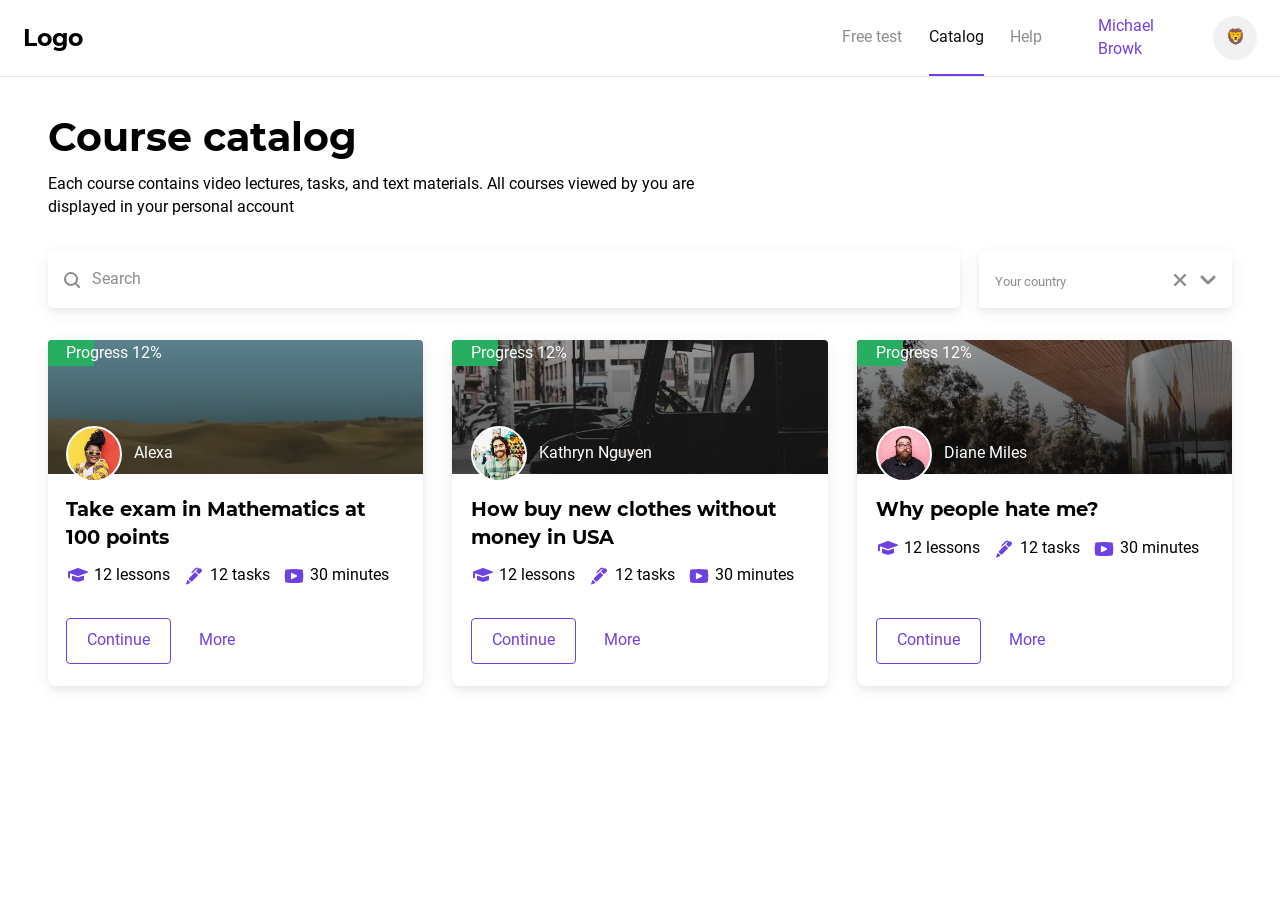
<file: index.html>
<!DOCTYPE html>
<html lang="en">
<head>
    <meta charset="UTF-8">
    <meta http-equiv="X-UA-Compatible" content="IE=edge">
    <meta name="viewport" content="width=device-width, initial-scale=1.0">
    <link rel="stylesheet" href="css/style.min.css">
    <title>Document</title>
</head>
<body>
    <header class="header">
        <div class="container">
            <div class="header__logo h5">
                Logo
            </div>
            <div class="header__burger" onclick="OpenMenu(event)">
                <span></span>
            </div>
            <div class="header__menu">
                <nav class="header__navigation p2">
                    <a href="#">Free test</a>
                    <a href="#" class="active">Catalog</a>
                    <a href="#">Help</a>
                </nav>
                <div class="header__profile p2">
                    <a href="./profile">Michael Browk</a>
                    <div class="header__avatar">
                        🦁
                    </div>
                </div>
            </div>
        </div>
    </header>
    <main class="main">
        <div class="container">
            <div class="main__text">
                <h3 class="h3">Course catalog</h3>
                <p class="p2">
                    Each course contains video lectures, tasks, and text materials. All courses viewed by you are displayed in your personal account
                </p>
            </div>
            <div class="main__search p2">
                <input type="text" placeholder="Search" />
                <div class="select-box">
    <div class="select-box__current" onclick="Current(event)">
        <p class="p3">Your country</p>
        <div class="select-box__value">
            <input class="select-box__input" type="radio" id="0" value="1" name="country"/>
            <p class="select-box__input-text">Ukraine</p>
        </div>
        <div class="select-box__value">
            <input class="select-box__input" type="radio" id="1" value="2" name="country"/>
            <p class="select-box__input-text">USA</p>
        </div>
        <div class="select-box__value">
            <input class="select-box__input" type="radio" id="2" value="3" name="country"/>
            <p class="select-box__input-text">Poland</p>
        </div>
        <div class="select-box__value">
            <input class="select-box__input" type="radio" id="3" value="4" name="country"/>
            <p class="select-box__input-text">United Kingdom</p>
        </div>
        <button onclick="Remove(event)">
            <picture><source srcset="./img/icons/close.svg" type="image/webp"><img class="select-box__close-button" src="./img/icons/close.svg" alt="close"></picture>
        </button>
        <picture><source srcset="./img/icons/arrow-down.svg" type="image/webp"><img class="select-box__icon" src="./img/icons/arrow-down.svg" alt="arrow"></picture>
    </div>
    <ul class="select-box__list">
        <li class="select-box__item" onclick="Select(event)">
            <label class="select-box__option" for="0">Ukraine</label>
        </li>
        <li class="select-box__item" onclick="Select(event)">
            <label class="select-box__option" for="1">USA</label>
        </li>
        <li class="select-box__item" onclick="Select(event)">
            <label class="select-box__option" for="2">Poland</label>
        </li>
        <li class="select-box__item" onclick="Select(event)">
            <label class="select-box__option" for="3">United Kingdom</label>
        </li>
    </ul>
</div>
            </div>
            <div class="main__items p2">
                <div class="main__item col-1-3">
                    <div class="main__item-body">
                        <p>Progress 12%</p>
                        <div class="main__item-user">
                            <div class="first-avatar"></div>
                            <span>Alexa</span>
                        </div>
                        <h6 class="h6">Take exam in Mathematics at 100 points</h6>
                        <div class="main__item-description">
                            <div>
                                <picture><source srcset="./img/icons/student.svg" type="image/webp"><img src="./img/icons/student.svg" alt="student"></picture>
                                <span>12 lessons</span>
                            </div>
                            <div>
                                <picture><source srcset="./img/icons/pen.svg" type="image/webp"><img src="./img/icons/pen.svg" alt="pen"></picture>
                                <span>12 tasks</span>
                            </div>
                            <div>
                                <picture><source srcset="./img/icons/video.svg" type="image/webp"><img src="./img/icons/video.svg" alt="video"></picture>
                                <span>30 minutes</span>
                            </div>
                        </div>
                    </div>
                    <div class="main__item-buttons">
                        <a href="#">Continue</a>
                        <a href="#">More</a>
                    </div>
                    <div class="first-background"></div>
                </div>
                <div class="main__item col-1-3">
                    <div class="main__item-body">
                        <p>Progress 12%</p>
                        <div class="main__item-user">
                            <div class="second-avatar"></div>
                            <span>Kathryn Nguyen</span>
                        </div>
                        <h6 class="h6">How buy new clothes without money in USA</h6>
                        <div class="main__item-description">
                            <div>
                                <picture><source srcset="./img/icons/student.svg" type="image/webp"><img src="./img/icons/student.svg" alt="student"></picture>
                                <span>12 lessons</span>
                            </div>
                            <div>
                                <picture><source srcset="./img/icons/pen.svg" type="image/webp"><img src="./img/icons/pen.svg" alt="pen"></picture>
                                <span>12 tasks</span>
                            </div>
                            <div>
                                <picture><source srcset="./img/icons/video.svg" type="image/webp"><img src="./img/icons/video.svg" alt="video"></picture>
                                <span>30 minutes</span>
                            </div>
                        </div>
                    </div>
                    <div class="main__item-buttons">
                        <a href="#">Continue</a>
                        <a href="#">More</a>
                    </div>
                    <div class="second-background"></div>
                </div>
                <div class="main__item col-1-3">
                    <div class="main__item-body">
                        <p>Progress 12%</p>
                        <div class="main__item-user">
                            <div class="third-avatar"></div>
                            <span>Diane Miles</span>
                        </div>
                        <h6 class="h6">Why people hate me?</h6>
                        <div class="main__item-description">
                            <div>
                                <picture><source srcset="./img/icons/student.svg" type="image/webp"><img src="./img/icons/student.svg" alt="student"></picture>
                                <span>12 lessons</span>
                            </div>
                            <div>
                                <picture><source srcset="./img/icons/pen.svg" type="image/webp"><img src="./img/icons/pen.svg" alt="pen"></picture>
                                <span>12 tasks</span>
                            </div>
                            <div>
                                <picture><source srcset="./img/icons/video.svg" type="image/webp"><img src="./img/icons/video.svg" alt="video"></picture>
                                <span>30 minutes</span>
                            </div>
                        </div>
                    </div>
                    <div class="main__item-buttons">
                        <a href="#">Continue</a>
                        <a href="#">More</a>
                    </div>
                    <div class="third-background"></div>
                </div>
            </div>
        </div>
    </main>
    <script src="./js/script.min.js"></script>
</body>
</html>
</file>
<file: css/style.min.css>
@charset "UTF-8";@font-face{font-family:Montserrat;font-display:swap;src:url(../fonts/Montserrat-Bold.woff) format("woff"),url(../fonts/Montserrat-Bold.woff2) format("woff2");font-weight:700;font-style:normal}@font-face{font-family:Roboto;font-display:swap;src:url(../fonts/Roboto-Regular.woff) format("woff"),url(../fonts/Roboto-Regular.woff2) format("woff2");font-weight:400;font-style:normal}*{padding:0;margin:0;border:0}*,:after,:before{-webkit-box-sizing:border-box;box-sizing:border-box}:active,:focus{outline:0}a:active,a:focus{outline:0}aside,footer,header,nav{display:block}body,html{height:100%;width:100%;font-size:100%;line-height:1;font-size:14px;-ms-text-size-adjust:100%;-moz-text-size-adjust:100%;-webkit-text-size-adjust:100%}button,input,textarea{font-family:inherit}input::-ms-clear{display:none}button{cursor:pointer}button::-moz-focus-inner{padding:0;border:0}a,a:visited{text-decoration:none}a:hover{text-decoration:none}ul li{list-style:none}img{vertical-align:top}h1,h2,h3,h4,h5,h6{font-size:inherit;font-weight:inherit}img{max-width:100%;max-height:100%}.col-1-2{width:50%}.col-1-3{width:33.33%}.col-2-3{width:66.66%}.col-1-4{width:25%}.col-3-4{width:75%}.col-1-5{width:20%}.col-1-6{width:16.67%}.col-5-6{width:83.33%}.col-1-7{width:14.29%}.col-1-8{width:12.5%}.col-1-9{width:11.11%}.col-1-10{width:10%}.col-4-5{width:80%}.col-9-10{width:90%}.p2{font-family:Roboto;font-size:16px;line-height:24px}.p3{font-family:Roboto;font-size:13px;line-height:20px}.h3{font-family:Montserrat;font-size:40px;line-height:48px}.h4{font-family:Montserrat;font-size:32px;line-height:40px}.h5{font-family:Montserrat;font-size:24px;line-height:32px}.h6{font-family:Montserrat;font-size:20px;line-height:28px}::-webkit-input-placeholder{color:rgba(17,17,17,.48);font-family:Roboto;font-size:16px;line-height:24px}::-moz-placeholder{color:rgba(17,17,17,.48);font-family:Roboto;font-size:16px;line-height:24px}:-ms-input-placeholder{color:rgba(17,17,17,.48);font-family:Roboto;font-size:16px;line-height:24px}:-moz-placeholder{color:rgba(17,17,17,.48);font-family:Roboto;font-size:16px;line-height:24px}@-webkit-keyframes underline{from{width:0}to{width:100%}}@keyframes underline{from{width:0}to{width:100%}}body.lock{overflow:hidden}.container{max-width:1366px;height:100%;display:-webkit-box;display:-ms-flexbox;display:flex;-ms-flex-wrap:wrap;flex-wrap:wrap;margin:0 auto}.header{width:100%;height:76px;position:fixed;left:0;top:0;z-index:1000;display:-webkit-box;display:-ms-flexbox;display:flex;-webkit-box-pack:center;-ms-flex-pack:center;justify-content:center}.header:before{content:"";position:absolute;top:0;left:0;width:100%;height:100%;background-color:#fff;-webkit-box-shadow:0 1px 0 rgba(17,17,17,.1);box-shadow:0 1px 0 rgba(17,17,17,.1);z-index:10}.header .container{width:100%;padding:0 24px;-webkit-box-pack:justify;-ms-flex-pack:justify;justify-content:space-between;-webkit-box-align:center;-ms-flex-align:center;align-items:center;z-index:15}.header__burger{display:none}.header__menu{display:-webkit-box;display:-ms-flexbox;display:flex;width:-webkit-max-content;width:-moz-max-content;width:max-content;height:100%;-webkit-box-align:center;-ms-flex-align:center;align-items:center}.header__navigation{width:200px;height:100%;display:-webkit-box;display:-ms-flexbox;display:flex;-webkit-box-pack:justify;-ms-flex-pack:justify;justify-content:space-between;margin-right:56px}.header__navigation a{color:rgba(17,17,17,.48);width:-webkit-max-content;width:-moz-max-content;width:max-content;display:-webkit-box;display:-ms-flexbox;display:flex;-webkit-box-align:center;-ms-flex-align:center;align-items:center;height:100%}.header__navigation a:hover{color:#6b6b6b;position:relative}.header__navigation a:hover:after{content:"";position:absolute;width:100%;height:2px;bottom:0;left:0;background-color:#6b6b6b;-webkit-animation:underline .2s;animation:underline .2s}.header__navigation a.active{color:#111;position:relative}.header__navigation a.active:after{content:"";position:absolute;width:100%;height:2px;bottom:0;left:0;background-color:#6e41e2;-webkit-animation:none;animation:none}.header__profile{display:-webkit-box;display:-ms-flexbox;display:flex;width:162px;height:44px;position:relative;-webkit-box-align:center;-ms-flex-align:center;align-items:center;max-width:162px}.header__profile a{padding-right:56px;color:#6e41e2;display:-webkit-box;display:-ms-flexbox;display:flex;width:100%;height:100%;-webkit-box-align:center;-ms-flex-align:center;align-items:center;z-index:5}.header__avatar{width:44px;height:44px;background-color:#f1f1f1;border-radius:50%;position:absolute;right:0;display:-webkit-box;display:-ms-flexbox;display:flex;-webkit-box-pack:center;-ms-flex-pack:center;justify-content:center;-webkit-box-align:center;-ms-flex-align:center;align-items:center}.main{padding-top:76px}.main .container{padding:40px 51px}.main__text{margin-bottom:32px;width:100%}.main__text .h3{margin-bottom:12px}.main__text .p2{max-width:724px;max-width:724px}.main__search{width:100%;display:-webkit-box;display:-ms-flexbox;display:flex;-webkit-box-pack:justify;-ms-flex-pack:justify;justify-content:space-between}.main__search input{height:56px;-webkit-box-shadow:0 4px 4px rgba(51,51,51,.04),0 4px 16px rgba(51,51,51,.08);box-shadow:0 4px 4px rgba(51,51,51,.04),0 4px 16px rgba(51,51,51,.08);border-radius:4px;-webkit-transition:.2s;-o-transition:.2s;transition:.2s}.main__search input:hover{-webkit-box-shadow:0 4px 4px rgba(51,51,51,.04),0 4px 24px rgba(51,51,51,.24);box-shadow:0 4px 4px rgba(51,51,51,.04),0 4px 24px rgba(51,51,51,.24);-webkit-transition:.2s;-o-transition:.2s;transition:.2s}.main__search input:focus{-webkit-box-shadow:0 4px 4px rgba(51,51,51,.04),0 4px 24px rgba(51,51,51,.24);box-shadow:0 4px 4px rgba(51,51,51,.04),0 4px 24px rgba(51,51,51,.24);-webkit-transition:.2s;-o-transition:.2s;transition:.2s}.main__search input:first-child{width:985px;margin-right:20px;background:url(../img/icons/search.svg) no-repeat 16px 50%;padding:16px 44px;width:985px;margin-right:20px}.main__items{width:100%;margin-top:32px;display:-webkit-box;display:-ms-flexbox;display:flex;-webkit-box-pack:justify;-ms-flex-pack:justify;justify-content:space-between}.main__item{padding:2px 20px 30px 20px;-webkit-box-shadow:0 4px 4px rgba(51,51,51,.04),0 4px 16px rgba(51,51,51,.08);box-shadow:0 4px 4px rgba(51,51,51,.04),0 4px 16px rgba(51,51,51,.08);border-radius:8px;position:relative;max-width:400px;display:-webkit-box;display:-ms-flexbox;display:flex;-ms-flex-wrap:wrap;flex-wrap:wrap;-ms-flex-line-pack:justify;align-content:space-between}.main__item:first-child{margin-right:32px;margin-right:32px}.main__item:last-child{margin-left:32px;margin-left:32px}.main__item>div:last-child{position:absolute;width:100%;height:134px;top:0;left:0;z-index:-1;border-top-left-radius:4px;border-top-right-radius:4px}.main__item>div:last-child.first-background{background-image:-webkit-gradient(linear,left top,left bottom,from(rgba(17,17,17,.4)),color-stop(93.75%,rgba(17,17,17,.72))),url(../img/item-backgrounds/first-item.jpg);background-image:-o-linear-gradient(top,rgba(17,17,17,.4) 0,rgba(17,17,17,.72) 93.75%),url(../img/item-backgrounds/first-item.jpg);background-image:linear-gradient(180deg,rgba(17,17,17,.4) 0,rgba(17,17,17,.72) 93.75%),url(../img/item-backgrounds/first-item.jpg);background-repeat:no-repeat;background-size:cover;background-position:center}.main__item>div:last-child.second-background{background-image:-webkit-gradient(linear,left top,left bottom,from(rgba(17,17,17,.4)),color-stop(93.75%,rgba(17,17,17,.72))),url(../img/item-backgrounds/second-item.jpg);background-image:-o-linear-gradient(top,rgba(17,17,17,.4) 0,rgba(17,17,17,.72) 93.75%),url(../img/item-backgrounds/second-item.jpg);background-image:linear-gradient(180deg,rgba(17,17,17,.4) 0,rgba(17,17,17,.72) 93.75%),url(../img/item-backgrounds/second-item.jpg);background-repeat:no-repeat;background-size:cover;background-position:center}.main__item>div:last-child.third-background{background-image:-webkit-gradient(linear,left top,left bottom,from(rgba(17,17,17,.4)),color-stop(93.75%,rgba(17,17,17,.72))),url(../img/item-backgrounds/third-item.jpg);background-image:-o-linear-gradient(top,rgba(17,17,17,.4) 0,rgba(17,17,17,.72) 93.75%),url(../img/item-backgrounds/third-item.jpg);background-image:linear-gradient(180deg,rgba(17,17,17,.4) 0,rgba(17,17,17,.72) 93.75%),url(../img/item-backgrounds/third-item.jpg);background-repeat:no-repeat;background-size:cover;background-position:center}.main__item-body>p{color:#fff;position:relative;z-index:5}.main__item-body>p:before{content:"";width:46px;height:26px;background-color:#27ae60;position:absolute;top:-2px;left:-20px;border-top-left-radius:4px;z-index:-1;left:-20px}.main__item-user{width:100%;display:-webkit-box;display:-ms-flexbox;display:flex;-webkit-box-align:center;-ms-flex-align:center;align-items:center;margin-top:60px;margin-bottom:16px;color:#fff;margin-top:60px;margin-bottom:16px}.main__item-user div{background-size:contain;width:56px;height:56px;margin-right:12px;border:2px solid #fff;border-radius:50%}.main__item-user div.first-avatar{background-image:url(../img/users/first-user.png);background-repeat:no-repeat;background-size:contain;background-position:center}.main__item-user div.second-avatar{background-image:url(../img/users/second-user.png);background-repeat:no-repeat;background-size:contain;background-position:center}.main__item-user div.third-avatar{background-image:url(../img/users/third-user.png);background-repeat:no-repeat;background-size:contain;background-position:center}.main__item-description{display:-webkit-box;display:-ms-flexbox;display:flex;-ms-flex-wrap:wrap;flex-wrap:wrap;margin-top:13px}.main__item-description div{display:-webkit-box;display:-ms-flexbox;display:flex;-webkit-box-align:center;-ms-flex-align:center;align-items:center;margin-right:12px}.main__item-description div span{margin-left:4px}.main__item-buttons{margin-top:32px;display:-webkit-box;display:-ms-flexbox;display:flex;-ms-flex-wrap:wrap;flex-wrap:wrap;-webkit-box-align:center;-ms-flex-align:center;align-items:center;margin-top:32px}.main__item-buttons a{padding:10px 20px;border-radius:4px;color:#6e41e2}.main__item-buttons a:first-child{border:1px solid #6e41e2;margin-right:8px}.main__item-buttons a:hover{background:rgba(110,65,226,.04);-webkit-transition:.2s;-o-transition:.2s;transition:.2s}.main__item-buttons a:active{background:rgba(110,65,226,.08)}.select-box{position:relative;width:259px;height:56px;color:#111;background-color:#fff;border-radius:4px;-webkit-box-shadow:0 4px 4px rgba(51,51,51,.04),0 4px 16px rgba(51,51,51,.08);box-shadow:0 4px 4px rgba(51,51,51,.04),0 4px 16px rgba(51,51,51,.08);-webkit-transition:.2s;-o-transition:.2s;transition:.2s}.select-box:hover{-webkit-box-shadow:0 4px 4px rgba(51,51,51,.04),0 4px 24px rgba(51,51,51,.24);box-shadow:0 4px 4px rgba(51,51,51,.04),0 4px 24px rgba(51,51,51,.24);-webkit-transition:.2s;-o-transition:.2s;transition:.2s}.select-box:focus{-webkit-box-shadow:0 4px 4px rgba(51,51,51,.04),0 4px 24px rgba(51,51,51,.24);box-shadow:0 4px 4px rgba(51,51,51,.04),0 4px 24px rgba(51,51,51,.24);-webkit-transition:.2s;-o-transition:.2s;transition:.2s}.select-box__current{width:100%;height:100%;position:relative;padding:6px 10px 6px 16px;cursor:pointer}.select-box__current .p3{position:absolute;color:rgba(17,17,17,.48);left:16px;top:20px;-webkit-transition:.1s;-o-transition:.1s;transition:.1s}.select-box__current_active+.select-box__list{opacity:1;z-index:10;-webkit-box-shadow:0 4px 4px rgba(51,51,51,.04),0 14px 24px rgba(51,51,51,.12);box-shadow:0 4px 4px rgba(51,51,51,.04),0 14px 24px rgba(51,51,51,.12);-webkit-transition:.3s;-o-transition:.3s;transition:.3s}.select-box__current_active .select-box__icon{-webkit-transform:translateY(-50%) rotate(180deg);-ms-transform:translateY(-50%) rotate(180deg);transform:translateY(-50%) rotate(180deg)}.select-box__current button{background-color:transparent;width:24px;height:24px;position:absolute;right:40px;top:50%;-webkit-transform:translateY(-50%);-ms-transform:translateY(-50%);transform:translateY(-50%);z-index:15;-webkit-transition:.3s;-o-transition:.3s;transition:.3s}.select-box__current button:hover{-webkit-transform:translateY(-50%) rotate(90deg);-ms-transform:translateY(-50%) rotate(90deg);transform:translateY(-50%) rotate(90deg);-webkit-transition:.3s;-o-transition:.3s;transition:.3s}.select-box__icon{width:24px;height:24px;position:absolute;top:50%;right:12px;-webkit-transform:translateY(-50%);-ms-transform:translateY(-50%);transform:translateY(-50%);-webkit-transition:.2s ease;-o-transition:.2s ease;transition:.2s ease}.select-box__value{width:100%;position:relative;bottom:-20px}.select-box__input{display:none}.select-box__input:checked+.select-box__input-text{display:block}.select-box__input-text{display:none;width:100%;margin:0}.select-box__list{position:absolute;width:100%;left:0;opacity:0;z-index:-5;top:60px;border-radius:4px;-webkit-transition:.3s;-o-transition:.3s;transition:.3s}.select-box__option{display:block;padding:8px 16px;cursor:pointer;width:100%;background-color:#fdfdfd}.select-box__option:focus,.select-box__option:hover{background:#f1f1f1}.webp .main__item>div:last-child.first-background{background-image:-webkit-gradient(linear,left top,left bottom,from(rgba(17,17,17,.4)),color-stop(93.75%,rgba(17,17,17,.72))),url(../img/item-backgrounds/first-item.webp);background-image:-o-linear-gradient(top,rgba(17,17,17,.4) 0,rgba(17,17,17,.72) 93.75%),url(../img/item-backgrounds/first-item.webp);background-image:linear-gradient(180deg,rgba(17,17,17,.4) 0,rgba(17,17,17,.72) 93.75%),url(../img/item-backgrounds/first-item.webp)}.webp .main__item>div:last-child.second-background{background-image:-webkit-gradient(linear,left top,left bottom,from(rgba(17,17,17,.4)),color-stop(93.75%,rgba(17,17,17,.72))),url(../img/item-backgrounds/second-item.webp);background-image:-o-linear-gradient(top,rgba(17,17,17,.4) 0,rgba(17,17,17,.72) 93.75%),url(../img/item-backgrounds/second-item.webp);background-image:linear-gradient(180deg,rgba(17,17,17,.4) 0,rgba(17,17,17,.72) 93.75%),url(../img/item-backgrounds/second-item.webp)}.webp .main__item>div:last-child.third-background{background-image:-webkit-gradient(linear,left top,left bottom,from(rgba(17,17,17,.4)),color-stop(93.75%,rgba(17,17,17,.72))),url(../img/item-backgrounds/third-item.webp);background-image:-o-linear-gradient(top,rgba(17,17,17,.4) 0,rgba(17,17,17,.72) 93.75%),url(../img/item-backgrounds/third-item.webp);background-image:linear-gradient(180deg,rgba(17,17,17,.4) 0,rgba(17,17,17,.72) 93.75%),url(../img/item-backgrounds/third-item.webp)}.webp .main__item-user div.first-avatar{background-image:url(../img/users/first-user.webp)}.webp .main__item-user div.second-avatar{background-image:url(../img/users/second-user.webp)}.webp .main__item-user div.third-avatar{background-image:url(../img/users/third-user.webp)}@media (max-width:1366px){.p2{font-size:calc(10px + (16 - 10) * ((100vw - 320px)/ (1366 - 320)));line-height:calc(16px + (24 - 16) * ((100vw - 320px)/ (1366 - 320)))}.p3{font-size:calc(7px + (13 - 7) * ((100vw - 320px)/ (1366 - 320)));line-height:calc(12px + (20 - 12) * ((100vw - 320px)/ (1366 - 320)))}.h3{font-size:calc(34px + (40 - 34) * ((100vw - 320px)/ (1366 - 320)));line-height:calc(40px + (48 - 40) * ((100vw - 320px)/ (1366 - 320)))}.h4{font-size:calc(26px + (32 - 26) * ((100vw - 320px)/ (1366 - 320)));line-height:calc(32px + (40 - 32) * ((100vw - 320px)/ (1366 - 320)))}.h5{font-size:calc(18px + (24 - 18) * ((100vw - 320px)/ (1366 - 320)));line-height:calc(24px + (32 - 24) * ((100vw - 320px)/ (1366 - 320)))}.h6{font-size:calc(14px + (20 - 14) * ((100vw - 320px)/ (1366 - 320)));line-height:calc(20px + (28 - 20) * ((100vw - 320px)/ (1366 - 320)))}.header .container{padding:0 calc(10px + (24 - 10) * ((100vw - 320px)/ (1366 - 320)))}.main .container{padding:calc(10px + (40 - 10) * ((100vw - 320px)/ (1366 - 320))) calc(10px + (51 - 10) * ((100vw - 320px)/ (1366 - 320)))}}@media (max-width:767px){.p2{font-size:14px;line-height:20px}.p3{font-size:11px;line-height:17px}.h3{font-size:28px;line-height:34px}.h4{font-size:28px;line-height:34px}.h5{font-size:22px;line-height:26px}.h6{font-size:16px;line-height:22px}.header{height:55px}.header__logo{z-index:15}.header .container{z-index:unset}.header__burger{display:block;position:relative;width:30px;height:18px;z-index:15}.header__burger:after,.header__burger:before{content:"";background-color:#111;position:absolute;width:100%;height:2px;left:0;-webkit-transition:.3s;-o-transition:.3s;transition:.3s}.header__burger-active:before{-webkit-transform:translateY(-8px) rotate(45deg);-ms-transform:translateY(-8px) rotate(45deg);transform:translateY(-8px) rotate(45deg);-webkit-transition:.3s;-o-transition:.3s;transition:.3s}.header__burger-active:after{-webkit-transform:translateY(8px) rotate(-45deg);-ms-transform:translateY(8px) rotate(-45deg);transform:translateY(8px) rotate(-45deg);-webkit-transition:.3s;-o-transition:.3s;transition:.3s}.header__burger-active span{opacity:0;-webkit-transition:.3s;-o-transition:.3s;transition:.3s}.header__burger:after{top:0}.header__burger:before{bottom:0}.header__burger span{position:absolute;background-color:#111;left:0;top:8px;width:100%;height:2px;-webkit-transition:.3s;-o-transition:.3s;transition:.3s}.header__menu{position:fixed;width:100%;height:100%;left:0;background-color:#fff;-ms-flex-wrap:wrap;flex-wrap:wrap;-ms-flex-line-pack:justify;align-content:space-between;-webkit-box-pack:center;-ms-flex-pack:center;justify-content:center;padding-top:100px;top:-100%;-webkit-transition:.3s;-o-transition:.3s;transition:.3s}.header__menu-active{top:0;-webkit-transition:.3s;-o-transition:.3s;transition:.3s}.header__navigation{font-size:28px;line-height:36px;width:100%;-ms-flex-wrap:wrap;flex-wrap:wrap;height:-webkit-max-content;height:-moz-max-content;height:max-content;margin-left:40px}.header__navigation a{width:100%;height:-webkit-max-content;height:-moz-max-content;height:max-content;margin-bottom:30px}.header__navigation a:hover:after{left:-40px;width:2px;height:100%}.header__navigation a.active:after{left:-40px;width:2px;height:100%}.header__profile{width:200px;max-width:200px;display:-webkit-box;display:-ms-flexbox;display:flex;-webkit-box-orient:horizontal;-webkit-box-direction:reverse;-ms-flex-direction:row-reverse;flex-direction:row-reverse;margin-bottom:60px}.header__profile a{margin-left:15px;font-size:18px;line-height:22px;padding-right:unset;padding-left:66px;margin-left:unset}.header__avatar{width:54px;height:54px;right:unset;left:0}.main{padding-top:60px}.main__items{-ms-flex-wrap:wrap;flex-wrap:wrap;-webkit-box-pack:center;-ms-flex-pack:center;justify-content:center}.main__item{width:100%;margin-bottom:20px;padding:2px 10px 15px 10px}.main__item:first-child{margin-right:0}.main__item:last-child{margin-left:0}.main__item-body>p:before{left:-10px}.main__item-user{font-size:16px;line-height:22px;margin-top:65px}}@media (max-width:470px){.main__text{margin-bottom:20px}.main__search{-ms-flex-wrap:wrap;flex-wrap:wrap;-webkit-box-pack:center;-ms-flex-pack:center;justify-content:center}.main__search input:first-child{margin-right:0;margin-bottom:10px;-ms-flex-wrap:wrap;flex-wrap:wrap}.select-box{width:100%}}@media (min-width:767px) and (max-width:1366px){.header__profile{max-width:calc(140px + 22 * ((100vw - 767px)/ 599))}.main__text .p2{max-width:calc(515px + 209 * ((100vw - 767px)/ 599))}.main__search input:first-child{width:calc(500px + 485 * ((100vw - 767px)/ 599))}.main__search input:first-child{margin-right:calc(10px + 10 * ((100vw - 767px)/ 599))}.main__item{padding:2px calc(10px + (20 - 10) * ((100vw - 767px)/ (1366 - 767))) calc(10px + (30 - 15) * ((100vw - 767px)/ (1366 - 767))) calc(10px + (20 - 10) * ((100vw - 767px)/ (1366 - 767)))}.main__item:first-child{margin-right:calc(15px + 17 * ((100vw - 767px)/ 599))}.main__item:last-child{margin-left:calc(15px + 17 * ((100vw - 767px)/ 599))}.main__item-body>p:before{left:calc(-10px + -10 * ((100vw - 767px)/ 599))}.main__item-user{margin-top:calc(65px + -5 * ((100vw - 767px)/ 599))}.main__item-user{margin-bottom:calc(8px + 8 * ((100vw - 767px)/ 599))}.main__item-buttons{margin-top:calc(20px + 12 * ((100vw - 767px)/ 599))}.select-box{width:calc(225px + (259 - 225) * ((100vw - 767px)/ (1366 - 767)))}}@media (min-width:470px) and (max-width:767px){.main__search input:first-child{margin-right:4px;width:calc(225px + (470 - 225) * ((100vw - 470px)/ (767 - 470)))}.select-box{width:calc(200px + (225 - 200) * ((100vw - 470px)/ (767 - 470)))}}
</file>
